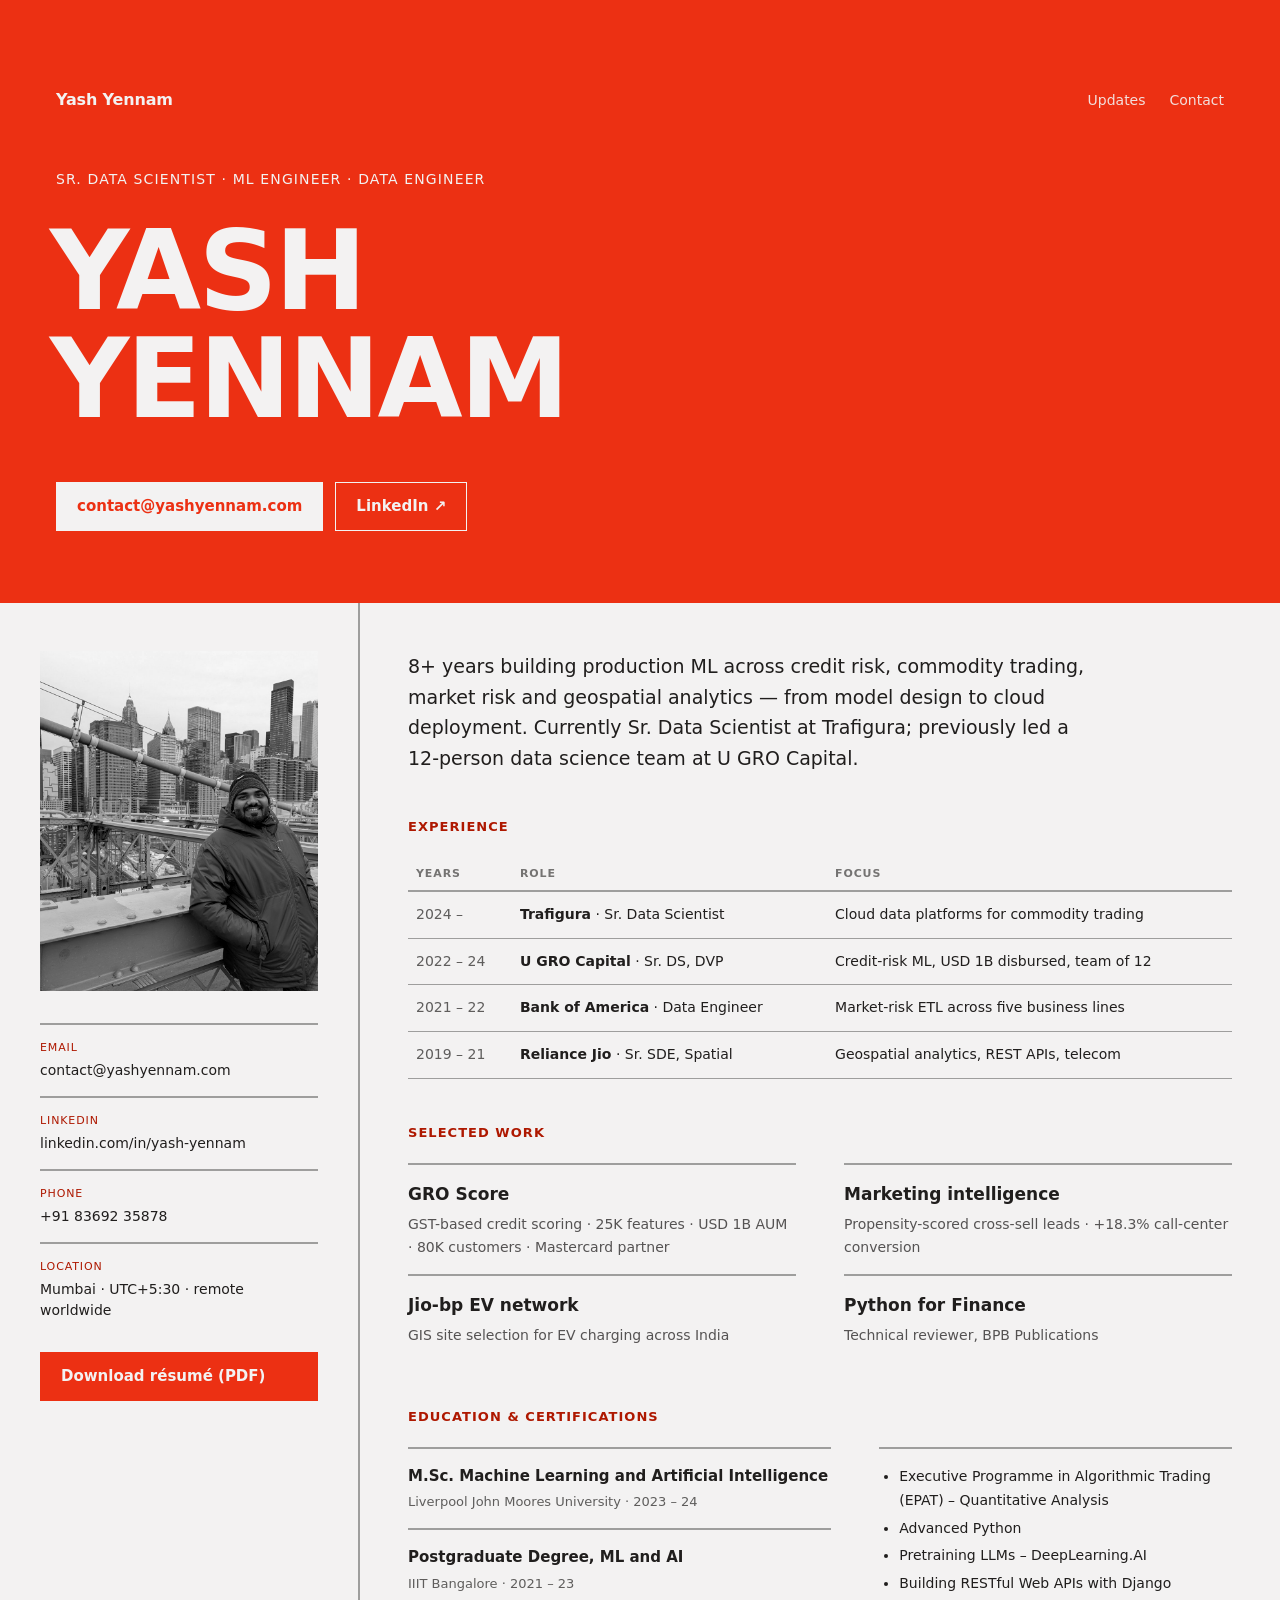
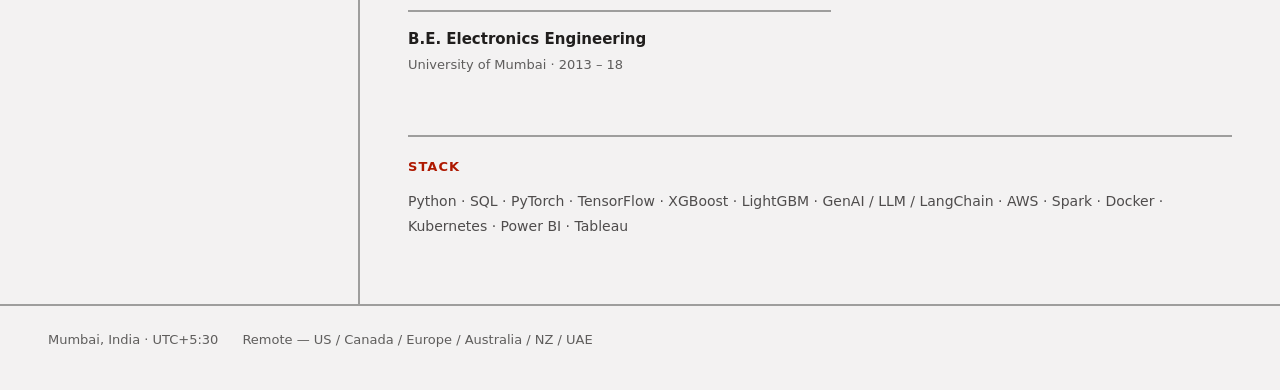
<file: index.html>
<!DOCTYPE html>
<html lang="en">
<head>
<meta charset="UTF-8">
<meta name="viewport" content="width=device-width, initial-scale=1.0">
<title>Yash Yennam — Sr. Data Scientist &amp; ML Engineer</title>
<meta name="description" content="Yash Yennam — Senior Data Scientist, 8+ years shipping ML, data engineering and GenAI in credit risk, commodity trading and geospatial analytics. Mumbai, remote worldwide.">
<meta http-equiv="Content-Security-Policy" content="default-src 'none'; style-src 'self' https://fonts.googleapis.com; font-src https://fonts.gstatic.com; img-src 'self' data:; base-uri 'none'; form-action 'none'; upgrade-insecure-requests">
<meta name="referrer" content="no-referrer">
<link rel="icon" href="data:,">
<link rel="preconnect" href="https://fonts.googleapis.com">
<link rel="stylesheet" href="https://fonts.googleapis.com/css2?family=Archivo:wght@400;600;800&display=swap">
<link rel="stylesheet" href="style.css">
</head>
<body>

<header class="hero">
  <nav class="hero-nav">
    <a class="brand" href="index.html">Yash Yennam</a>
    <div class="links">
      <a class="nav-link" href="updates/index.html">Updates</a>
      <a class="nav-link" href="contact.html">Contact</a>
    </div>
  </nav>
  <p class="hero-kicker">Sr. Data Scientist &middot; ML Engineer &middot; Data Engineer</p>
  <h1 class="hero-name">YASH<br>YENNAM</h1>
  <div class="hero-actions">
    <a class="btn btn-solid" href="mailto:contact@yashyennam.com">contact@yashyennam.com</a>
    <a class="btn btn-outline" href="https://linkedin.com/in/yash-yennam" target="_blank" rel="noopener">LinkedIn &#8599;</a>
  </div>
</header>

<main class="sheet">

  <aside class="rail">
    <div class="rail-photo">
      <img src="assets/headshot.jpg" alt="Yash Yennam" loading="eager">
    </div>
    <nav class="rail-contact">
      <a class="rail-item" href="mailto:contact@yashyennam.com">
        <span class="rail-label">Email</span>contact@yashyennam.com
      </a>
      <a class="rail-item" href="https://linkedin.com/in/yash-yennam" target="_blank" rel="noopener">
        <span class="rail-label">LinkedIn</span>linkedin.com/in/yash-yennam
      </a>
      <a class="rail-item" href="tel:+918369235878">
        <span class="rail-label">Phone</span>+91 83692 35878
      </a>
      <div class="rail-item rail-static">
        <span class="rail-label">Location</span>Mumbai &middot; UTC+5:30 &middot; remote worldwide
      </div>
      <a class="btn btn-accent btn-block" href="assets/Yash-Yennam-Resume.pdf" target="_blank" rel="noopener">Download résumé (PDF)</a>
    </nav>
  </aside>

  <div class="content">

    <p class="lede">8+ years building production ML across credit risk, commodity trading, market risk and
       geospatial analytics &mdash; from model design to cloud deployment. Currently Sr. Data Scientist at
       Trafigura; previously led a 12-person data science team at U GRO Capital.</p>

    <section class="block">
      <h2 class="block-label">Experience</h2>
      <table class="exp-table">
        <thead>
          <tr><th>Years</th><th>Role</th><th>Focus</th></tr>
        </thead>
        <tbody>
          <tr>
            <td class="nowrap">2024 &ndash;</td>
            <td><strong>Trafigura</strong> &middot; Sr. Data Scientist</td>
            <td>Cloud data platforms for commodity trading</td>
          </tr>
          <tr>
            <td class="nowrap">2022 &ndash; 24</td>
            <td><strong>U GRO Capital</strong> &middot; Sr. DS, DVP</td>
            <td>Credit-risk ML, USD 1B disbursed, team of 12</td>
          </tr>
          <tr>
            <td class="nowrap">2021 &ndash; 22</td>
            <td><strong>Bank of America</strong> &middot; Data Engineer</td>
            <td>Market-risk ETL across five business lines</td>
          </tr>
          <tr>
            <td class="nowrap">2019 &ndash; 21</td>
            <td><strong>Reliance Jio</strong> &middot; Sr. SDE, Spatial</td>
            <td>Geospatial analytics, REST APIs, telecom</td>
          </tr>
        </tbody>
      </table>
    </section>

    <section class="block">
      <h2 class="block-label">Selected work</h2>
      <div class="work-grid">
        <div class="work-item">
          <h3>GRO Score</h3>
          <p>GST-based credit scoring &middot; 25K features &middot; USD 1B AUM &middot; 80K customers &middot; Mastercard partner</p>
        </div>
        <div class="work-item">
          <h3>Marketing intelligence</h3>
          <p>Propensity-scored cross-sell leads &middot; +18.3% call-center conversion</p>
        </div>
        <div class="work-item">
          <h3>Jio-bp EV network</h3>
          <p>GIS site selection for EV charging across India</p>
        </div>
        <div class="work-item">
          <h3>Python for Finance</h3>
          <p>Technical reviewer, BPB Publications</p>
        </div>
      </div>
    </section>

    <section class="block">
      <h2 class="block-label">Education &amp; certifications</h2>
      <div class="edu-grid">
        <div>
          <div class="edu-item">
            <strong>M.Sc. Machine Learning and Artificial Intelligence</strong>
            <span>Liverpool John Moores University &middot; 2023 &ndash; 24</span>
          </div>
          <div class="edu-item">
            <strong>Postgraduate Degree, ML and AI</strong>
            <span>IIIT Bangalore &middot; 2021 &ndash; 23</span>
          </div>
          <div class="edu-item">
            <strong>B.E. Electronics Engineering</strong>
            <span>University of Mumbai &middot; 2013 &ndash; 18</span>
          </div>
        </div>
        <ul class="cert-list">
          <li>Executive Programme in Algorithmic Trading (EPAT) &ndash; Quantitative Analysis</li>
          <li>Advanced Python</li>
          <li>Pretraining LLMs &ndash; DeepLearning.AI</li>
          <li>Building RESTful Web APIs with Django</li>
        </ul>
      </div>
    </section>

    <section class="block stack-block">
      <h2 class="block-label">Stack</h2>
      <p class="stack-line">Python &middot; SQL &middot; PyTorch &middot; TensorFlow &middot; XGBoost &middot; LightGBM &middot; GenAI / LLM / LangChain &middot; AWS &middot; Spark &middot; Docker &middot; Kubernetes &middot; Power BI &middot; Tableau</p>
    </section>

  </div>

</main>

<footer class="site-footer">
  <span>Mumbai, India &middot; UTC+5:30</span>
  <span>Remote &mdash; US / Canada / Europe / Australia / NZ / UAE</span>
</footer>

</body>
</html>
</file>
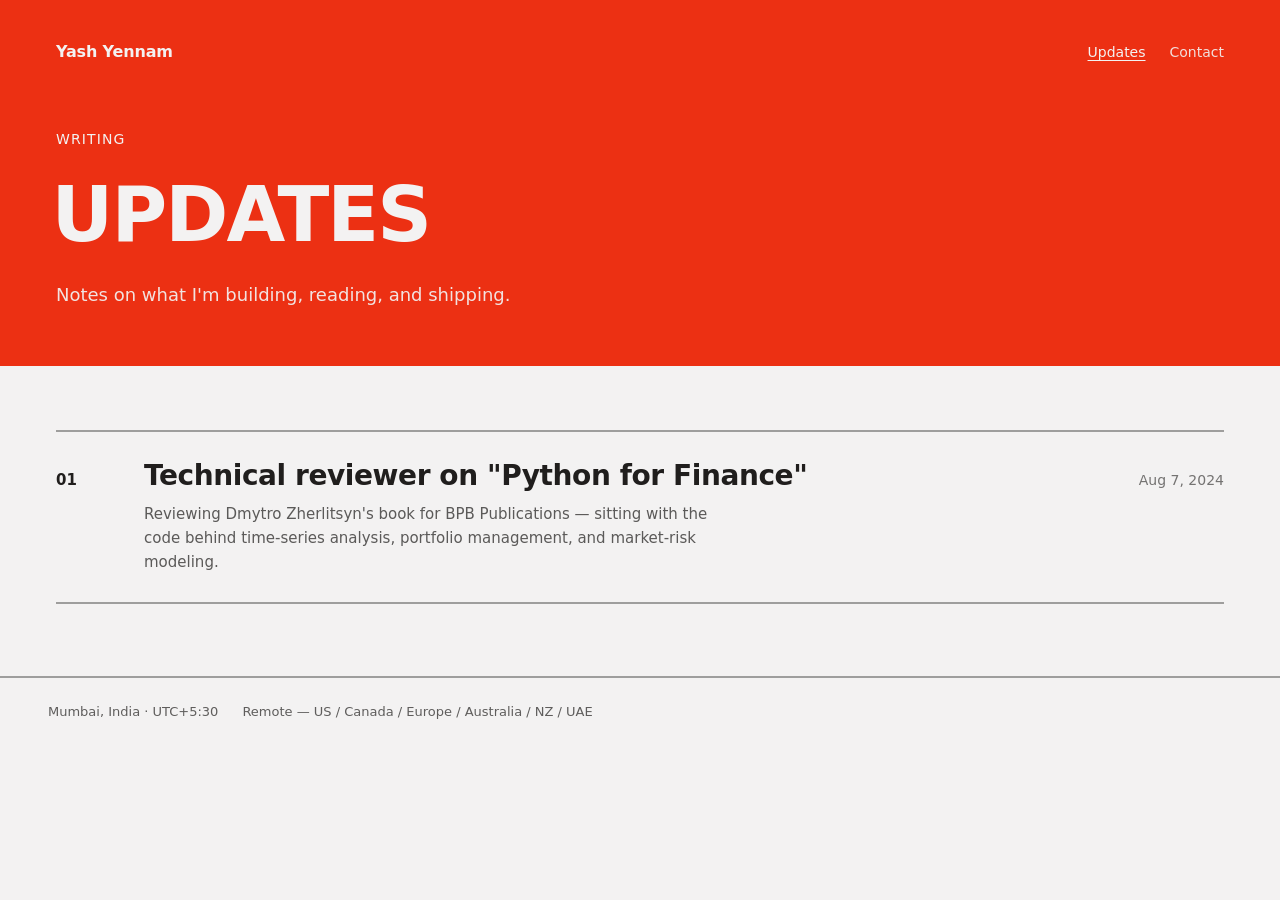
<file: updates/index.html>
<!DOCTYPE html>
<html lang="en">
<head>
<meta charset="UTF-8">
<meta name="viewport" content="width=device-width, initial-scale=1.0">
<title>Updates — Yash Yennam</title>
<meta name="description" content="Notes from Yash Yennam on things being built, read, and shipped — ML systems, credit risk, and data platforms.">
<meta http-equiv="Content-Security-Policy" content="default-src 'none'; style-src 'self' https://fonts.googleapis.com; font-src https://fonts.gstatic.com; img-src 'self' data:; base-uri 'none'; form-action 'none'; upgrade-insecure-requests">
<meta name="referrer" content="no-referrer">
<link rel="icon" href="data:,">
<link rel="preconnect" href="https://fonts.googleapis.com">
<link rel="preconnect" href="https://fonts.gstatic.com" crossorigin>
<link rel="stylesheet" href="https://fonts.googleapis.com/css2?family=Archivo:wght@400;600;800&display=swap">
<link rel="stylesheet" href="../style.css">
</head>
<body>

<header class="hero hero-compact">
  <nav class="hero-nav">
    <a class="brand" href="../index.html">Yash Yennam</a>
    <div class="links">
      <a class="nav-link" href="index.html" aria-current="page">Updates</a>
      <a class="nav-link" href="../contact.html">Contact</a>
    </div>
  </nav>
  <p class="hero-kicker">Writing</p>
  <h1 class="hero-name">UPDATES</h1>
  <p class="hero-lede">Notes on what I'm building, reading, and shipping.</p>
</header>

<main class="updates-list">

  <a class="update-row" href="python-for-finance-technical-reviewer.html">
    <span class="update-index">01</span>
    <span>
      <h2 class="update-title">Technical reviewer on "Python for Finance"</h2>
      <p class="update-teaser">Reviewing Dmytro Zherlitsyn's book for BPB Publications — sitting with the code behind time-series analysis, portfolio management, and market-risk modeling.</p>
    </span>
    <span class="update-date">Aug 7, 2024</span>
  </a>

</main>

<footer class="site-footer">
  <span>Mumbai, India &middot; UTC+5:30</span>
  <span>Remote &mdash; US / Canada / Europe / Australia / NZ / UAE</span>
</footer>

</body>
</html>
</file>
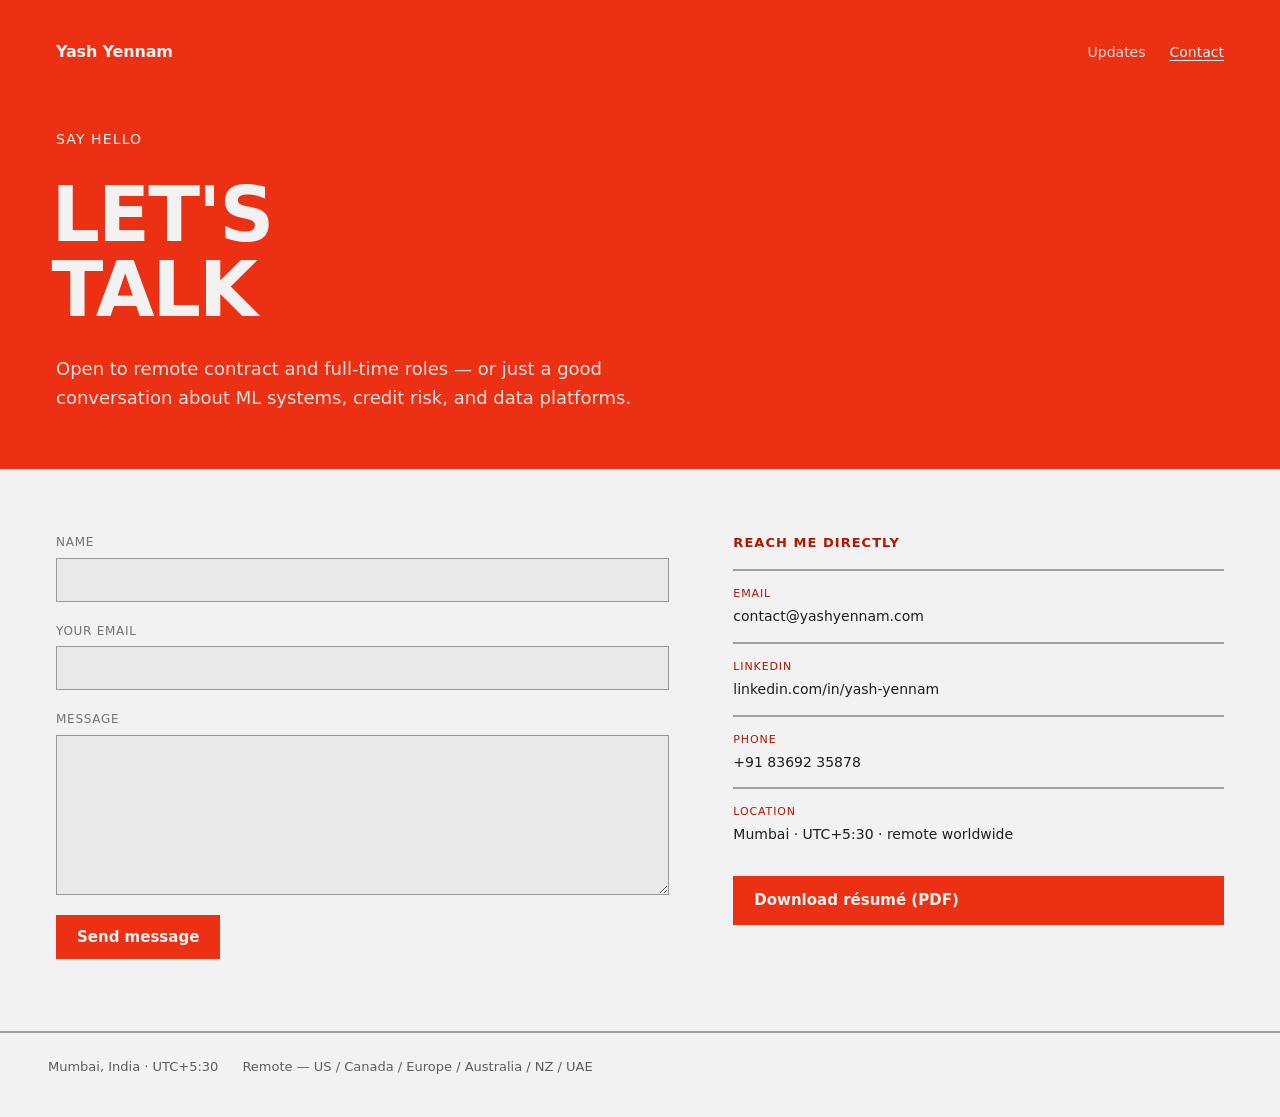
<file: contact.html>
<!DOCTYPE html>
<html lang="en">
<head>
<meta charset="UTF-8">
<meta name="viewport" content="width=device-width, initial-scale=1.0">
<title>Contact — Yash Yennam</title>
<meta name="description" content="Get in touch with Yash Yennam — Senior Data Scientist and ML Engineer, Mumbai. Remote contract and full-time roles.">
<meta http-equiv="Content-Security-Policy" content="default-src 'none'; style-src 'self' https://fonts.googleapis.com; font-src https://fonts.gstatic.com; img-src 'self' data:; script-src 'self'; connect-src https://formspree.io; form-action https://formspree.io; base-uri 'none'; upgrade-insecure-requests">
<meta name="referrer" content="no-referrer">
<link rel="icon" href="data:,">
<link rel="preconnect" href="https://fonts.googleapis.com">
<link rel="preconnect" href="https://fonts.gstatic.com" crossorigin>
<link rel="stylesheet" href="https://fonts.googleapis.com/css2?family=Archivo:wght@400;600;800&display=swap">
<link rel="stylesheet" href="style.css">
</head>
<body>

<header class="hero hero-compact">
  <nav class="hero-nav">
    <a class="brand" href="index.html">Yash Yennam</a>
    <div class="links">
      <a class="nav-link" href="updates/index.html">Updates</a>
      <a class="nav-link" href="contact.html" aria-current="page">Contact</a>
    </div>
  </nav>
  <p class="hero-kicker">Say hello</p>
  <h1 class="hero-name">LET'S<br>TALK</h1>
  <p class="hero-lede">Open to remote contract and full-time roles — or just a good conversation about ML systems, credit risk, and data platforms.</p>
</header>

<main class="contact-wrap">

  <form id="contact-form" action="https://formspree.io/f/xbgrdako" method="POST">
    <div class="field">
      <label for="name">Name</label>
      <input type="text" id="name" name="name" autocomplete="name" required>
    </div>
    <div class="field">
      <label for="email">Your email</label>
      <input type="email" id="email" name="email" autocomplete="email" required>
    </div>
    <div class="field">
      <label for="message">Message</label>
      <textarea id="message" name="message" required></textarea>
    </div>
    <button type="submit" class="btn btn-accent" id="submit-btn">Send message</button>
    <p class="form-status" id="form-status" role="status" aria-live="polite"></p>
  </form>

  <aside class="contact-aside">
    <h2 class="block-label">Reach me directly</h2>
    <div class="rail-contact">
      <a class="rail-item" href="mailto:contact@yashyennam.com">
        <span class="rail-label">Email</span>contact@yashyennam.com
      </a>
      <a class="rail-item" href="https://linkedin.com/in/yash-yennam" target="_blank" rel="noopener">
        <span class="rail-label">LinkedIn</span>linkedin.com/in/yash-yennam
      </a>
      <a class="rail-item" href="tel:+918369235878">
        <span class="rail-label">Phone</span>+91 83692 35878
      </a>
      <div class="rail-item rail-static">
        <span class="rail-label">Location</span>Mumbai &middot; UTC+5:30 &middot; remote worldwide
      </div>
    </div>
    <a class="btn btn-accent btn-block" href="assets/Yash-Yennam-Resume.pdf" target="_blank" rel="noopener">Download résumé (PDF)</a>
  </aside>

</main>

<footer class="site-footer">
  <span>Mumbai, India &middot; UTC+5:30</span>
  <span>Remote &mdash; US / Canada / Europe / Australia / NZ / UAE</span>
</footer>

<script src="contact.js"></script>
</body>
</html>
</file>
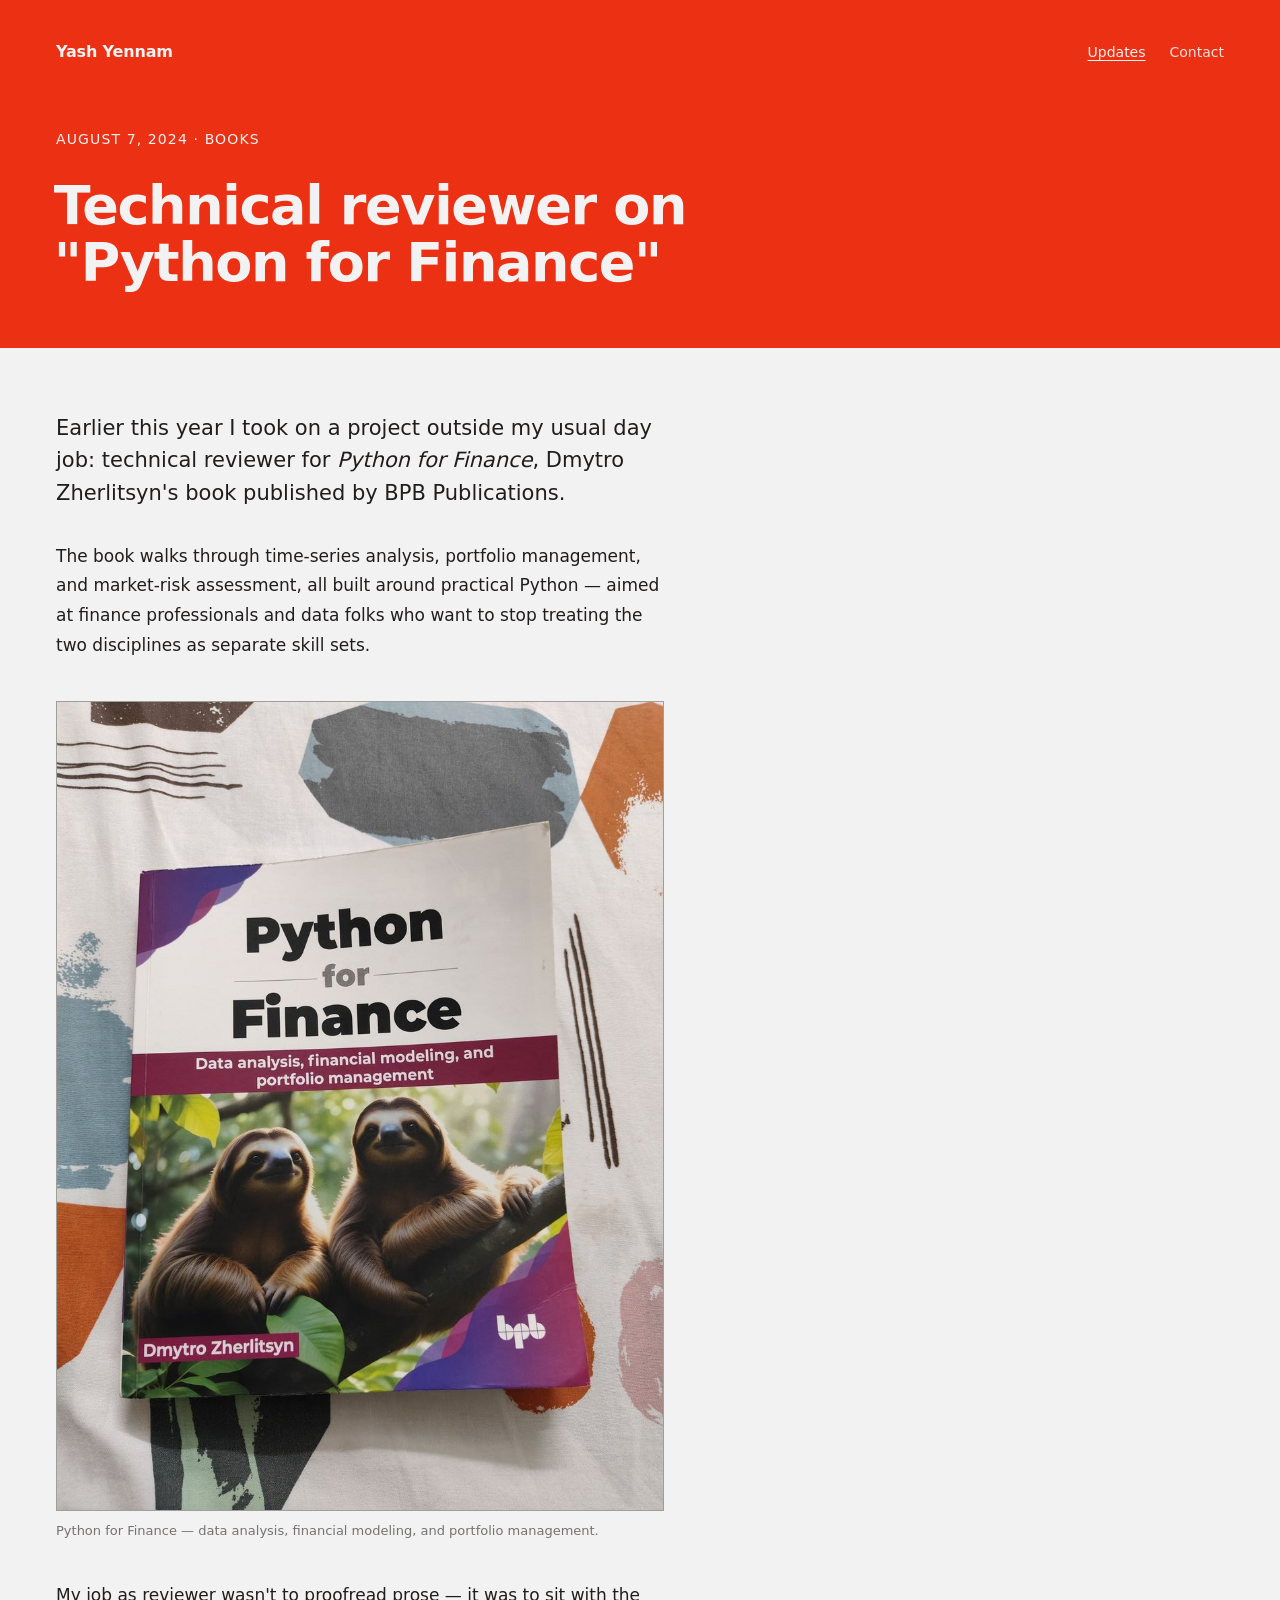
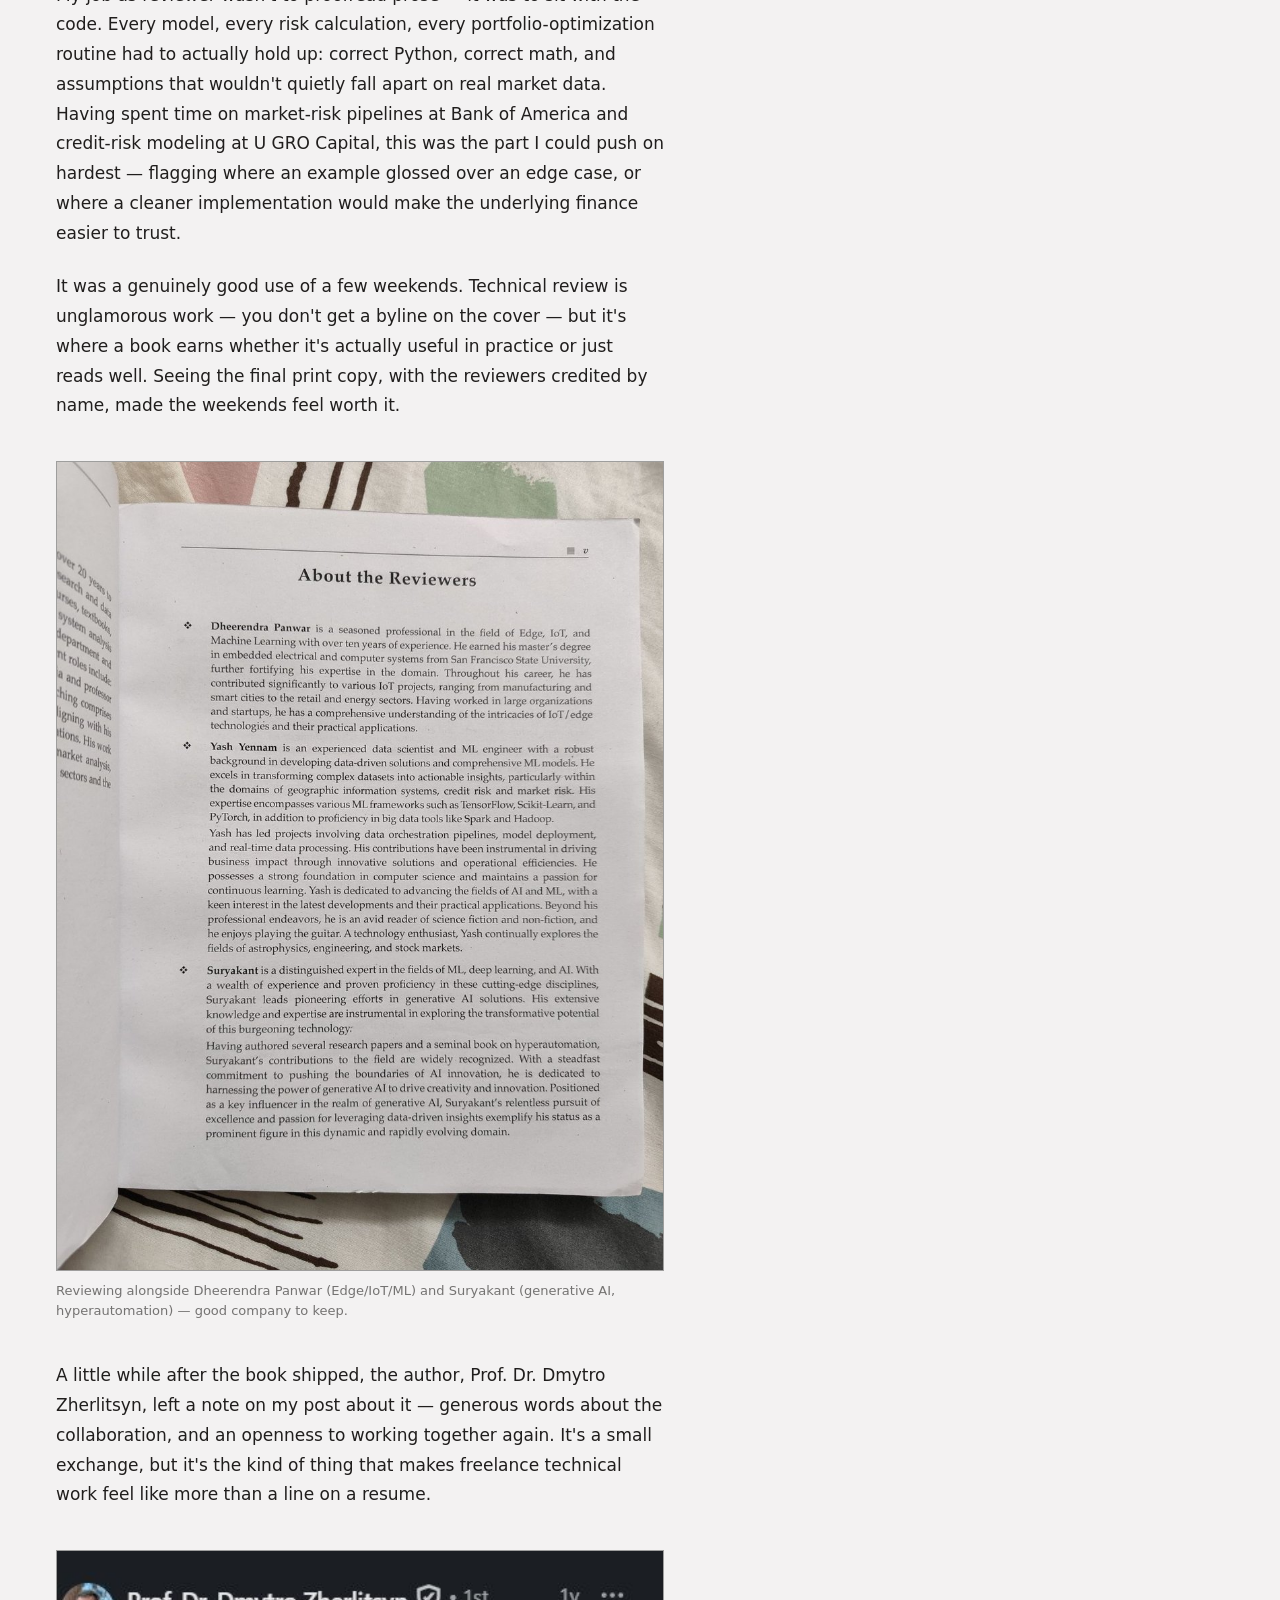
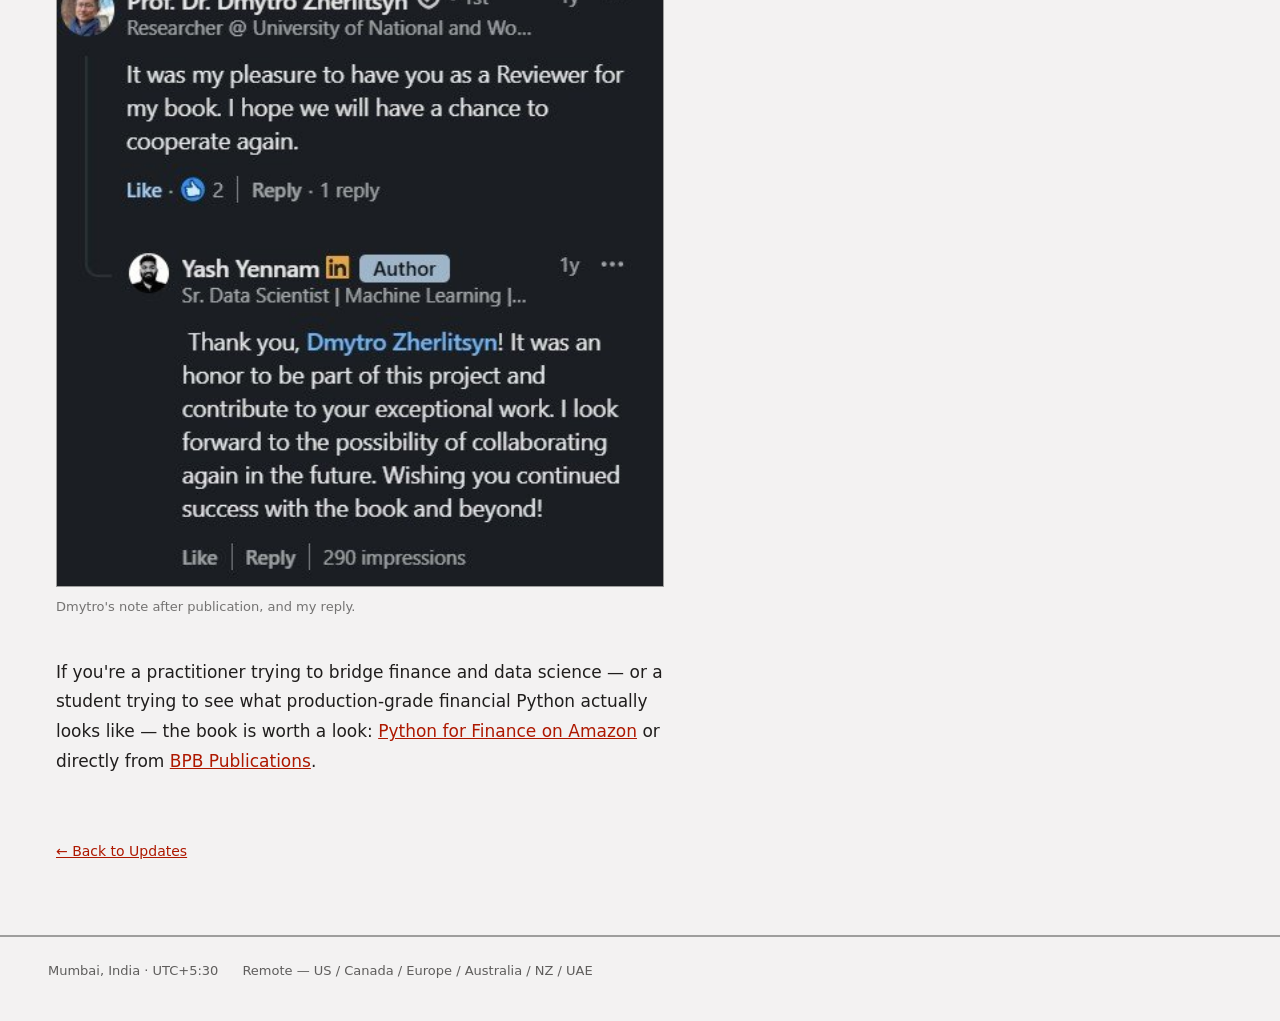
<file: updates/python-for-finance-technical-reviewer.html>
<!DOCTYPE html>
<html lang="en">
<head>
<meta charset="UTF-8">
<meta name="viewport" content="width=device-width, initial-scale=1.0">
<title>Technical reviewer on "Python for Finance" — Yash Yennam</title>
<meta name="description" content="Notes on reviewing Dmytro Zherlitsyn's Python for Finance for BPB Publications — time-series analysis, portfolio management, and market-risk modeling in Python.">
<meta http-equiv="Content-Security-Policy" content="default-src 'none'; style-src 'self' https://fonts.googleapis.com; font-src https://fonts.gstatic.com; img-src 'self' data:; base-uri 'none'; form-action 'none'; upgrade-insecure-requests">
<meta name="referrer" content="no-referrer">
<link rel="icon" href="data:,">
<link rel="preconnect" href="https://fonts.googleapis.com">
<link rel="preconnect" href="https://fonts.gstatic.com" crossorigin>
<link rel="stylesheet" href="https://fonts.googleapis.com/css2?family=Archivo:wght@400;600;800&display=swap">
<link rel="stylesheet" href="../style.css">
</head>
<body>

<header class="hero hero-compact">
  <nav class="hero-nav">
    <a class="brand" href="../index.html">Yash Yennam</a>
    <div class="links">
      <a class="nav-link" href="index.html" aria-current="page">Updates</a>
      <a class="nav-link" href="../contact.html">Contact</a>
    </div>
  </nav>
  <p class="hero-kicker">August 7, 2024 &middot; Books</p>
  <h1 class="hero-post-title">Technical reviewer on "Python for Finance"</h1>
</header>

<article class="post">

  <p class="post-lede">Earlier this year I took on a project outside my usual day job: technical reviewer for
     <em>Python for Finance</em>, Dmytro Zherlitsyn's book published by BPB Publications.</p>

  <p>The book walks through time-series analysis, portfolio management, and market-risk assessment,
     all built around practical Python — aimed at finance professionals and data folks who want to stop
     treating the two disciplines as separate skill sets.</p>

  <figure>
    <img src="../assets/updates/book-cover.jpg" alt="Python for Finance by Dmytro Zherlitsyn, published by BPB Publications">
    <figcaption>Python for Finance — data analysis, financial modeling, and portfolio management.</figcaption>
  </figure>

  <p>My job as reviewer wasn't to proofread prose — it was to sit with the code. Every model, every
     risk calculation, every portfolio-optimization routine had to actually hold up: correct Python,
     correct math, and assumptions that wouldn't quietly fall apart on real market data. Having spent
     time on market-risk pipelines at Bank of America and credit-risk modeling at U GRO Capital, this
     was the part I could push on hardest — flagging where an example glossed over an edge case, or
     where a cleaner implementation would make the underlying finance easier to trust.</p>

  <p>It was a genuinely good use of a few weekends. Technical review is unglamorous work — you don't
     get a byline on the cover — but it's where a book earns whether it's actually useful in practice
     or just reads well. Seeing the final print copy, with the reviewers credited by name, made the
     weekends feel worth it.</p>

  <figure>
    <img src="../assets/updates/about-the-reviewers.jpg" alt="About the Reviewers page from Python for Finance, listing Dheerendra Panwar, Yash Yennam, and Suryakant" loading="lazy">
    <figcaption>Reviewing alongside Dheerendra Panwar (Edge/IoT/ML) and Suryakant (generative AI, hyperautomation) — good company to keep.</figcaption>
  </figure>

  <p>A little while after the book shipped, the author, Prof. Dr. Dmytro Zherlitsyn, left a note on my
     post about it — generous words about the collaboration, and an openness to working together again.
     It's a small exchange, but it's the kind of thing that makes freelance technical work feel like
     more than a line on a resume.</p>

  <figure>
    <img src="../assets/updates/linkedin-reply.jpg" alt="Exchange between Dmytro Zherlitsyn and Yash Yennam about the book collaboration" loading="lazy">
    <figcaption>Dmytro's note after publication, and my reply.</figcaption>
  </figure>

  <p>If you're a practitioner trying to bridge finance and data science — or a student trying to see
     what production-grade financial Python actually looks like — the book is worth a look:
     <a href="https://www.amazon.in/Python-Finance-financial-portfolio-management/dp/9355516894" target="_blank" rel="noopener">Python for Finance on Amazon</a>
     or directly from
     <a href="https://in.bpbonline.com/products/python-for-finance" target="_blank" rel="noopener">BPB Publications</a>.</p>

  <a class="post-back" href="index.html">&larr; Back to Updates</a>
</article>

<footer class="site-footer">
  <span>Mumbai, India &middot; UTC+5:30</span>
  <span>Remote &mdash; US / Canada / Europe / Australia / NZ / UAE</span>
</footer>

</body>
</html>
</file>
<file: style.css>
:root {
  --color-bg: #f3f2f2;
  --color-text: #201e1d;
  --color-accent: #ec3013;
  --color-accent-600: #dd2b0f;
  --color-accent-700: #ae1800;
  --color-divider: rgba(32, 30, 29, 0.4);
  --font: "Archivo", system-ui, sans-serif;
}

* { box-sizing: border-box; }

html { -webkit-font-smoothing: antialiased; }

body {
  margin: 0;
  background: var(--color-bg);
  color: var(--color-text);
  font-family: var(--font);
  font-size: 15px;
  line-height: 1.55;
}

a { color: inherit; }

:focus { outline: none; }
:focus-visible { outline: 2px solid var(--color-accent); outline-offset: 2px; }

/* ---- Buttons ---- */
.btn {
  display: inline-flex;
  align-items: center;
  justify-content: flex-start;
  font-family: var(--font);
  font-weight: 800;
  font-size: 15px;
  text-decoration: none;
  padding: 12px 20px;
  border-radius: 0;
  border: 1px solid transparent;
  cursor: pointer;
}

.btn-solid {
  background: var(--color-bg);
  color: var(--color-accent);
}
.btn-solid:hover { background: var(--color-neutral, #eae7e7); }

.btn-outline {
  background: transparent;
  color: var(--color-bg);
  border-color: var(--color-bg);
}
.btn-outline:hover { background: rgba(243, 242, 242, 0.12); }

.btn-accent {
  background: var(--color-accent);
  color: var(--color-bg);
}
.btn-accent:hover { background: var(--color-accent-600); }
.btn-accent:active { background: var(--color-accent-700); }

.btn-block { width: 100%; margin-top: 16px; justify-content: flex-start; }

/* ---- Hero (poster band, from mockup 1c) ---- */
.hero {
  background: var(--color-accent);
  color: var(--color-bg);
  padding: 88px 56px 72px;
}

.hero-kicker {
  font-size: 14px;
  text-transform: uppercase;
  letter-spacing: 0.08em;
  margin: 0 0 28px;
}

.hero-name {
  font-family: var(--font);
  font-weight: 800;
  font-size: 110px;
  line-height: 0.98;
  letter-spacing: -0.025em;
  margin: 0 0 0 -0.058em;
  color: var(--color-bg);
}

.hero-actions {
  display: flex;
  gap: 12px;
  flex-wrap: wrap;
  margin-top: 48px;
}

/* ---- Sheet body (index-card layout, from mockup 1b) ---- */
.sheet {
  display: grid;
  grid-template-columns: 360px 1fr;
}

.rail {
  border-right: 2px solid var(--color-divider);
  padding: 48px 40px;
  display: flex;
  flex-direction: column;
  gap: 32px;
}

.rail-photo {
  width: 100%;
  height: 340px;
  overflow: hidden;
  filter: grayscale(1) contrast(1.08);
  background: var(--color-text);
}

.rail-photo img {
  width: 100%;
  height: 100%;
  object-fit: cover;
  object-position: center 30%;
  display: block;
}

.rail-contact {
  display: flex;
  flex-direction: column;
}

.rail-item {
  display: block;
  padding: 14px 0;
  border-top: 2px solid var(--color-divider);
  font-size: 14px;
  text-decoration: none;
  color: var(--color-text);
}

.rail-label {
  display: block;
  font-size: 11px;
  letter-spacing: 0.08em;
  text-transform: uppercase;
  color: var(--color-accent-700);
  margin-bottom: 4px;
}

.rail-static { cursor: default; }

.content {
  padding: 48px 48px 64px;
  min-width: 0;
}

.lede {
  font-size: 19px;
  line-height: 1.6;
  max-width: 56ch;
  margin: 0;
}

.block { margin-top: 44px; }

.block-label {
  display: block;
  font-family: var(--font);
  font-size: 13px;
  font-weight: 800;
  letter-spacing: 0.08em;
  text-transform: uppercase;
  color: var(--color-accent-700);
  margin: 0 0 20px;
}

/* ---- Experience table ---- */
.exp-table {
  width: 100%;
  border-collapse: collapse;
  font-size: 14px;
}

.exp-table th {
  text-align: left;
  font-size: 11px;
  letter-spacing: 0.08em;
  text-transform: uppercase;
  color: rgba(32, 30, 29, 0.6);
  padding: 8px;
  border-bottom: 2px solid var(--color-divider);
}

.exp-table td {
  padding: 12px 8px;
  border-bottom: 1px solid var(--color-divider);
  vertical-align: baseline;
}

.exp-table .nowrap { white-space: nowrap; color: rgba(32, 30, 29, 0.7); }

/* ---- Selected work grid ---- */
.work-grid {
  display: grid;
  grid-template-columns: 1fr 1fr;
  gap: 0 48px;
}

.work-item {
  padding: 16px 0;
  border-top: 2px solid var(--color-divider);
}

.work-item h3 {
  font-family: var(--font);
  font-weight: 800;
  font-size: 17px;
  margin: 0 0 6px;
}

.work-item p {
  font-size: 14px;
  line-height: 1.6;
  margin: 0;
  color: rgba(32, 30, 29, 0.75);
}

/* ---- Education / certifications ---- */
.edu-grid {
  display: grid;
  grid-template-columns: 1.2fr 1fr;
  gap: 0 48px;
}

.edu-item {
  display: flex;
  flex-direction: column;
  gap: 4px;
  padding: 16px 0;
  border-top: 2px solid var(--color-divider);
}

.edu-item span {
  font-size: 13px;
  color: rgba(32, 30, 29, 0.7);
}

.cert-list {
  margin: 0;
  padding: 16px 0 0 20px;
  border-top: 2px solid var(--color-divider);
  font-size: 14px;
  line-height: 1.7;
}

.cert-list li { margin-bottom: 4px; }

/* ---- Stack ---- */
.stack-block { padding-top: 20px; border-top: 2px solid var(--color-divider); }
.stack-block .block-label { margin-bottom: 12px; }

.stack-line {
  font-size: 14px;
  line-height: 1.8;
  margin: 0;
  color: rgba(32, 30, 29, 0.78);
}

/* ---- Footer ---- */
.site-footer {
  display: flex;
  gap: 24px;
  flex-wrap: wrap;
  padding: 24px 48px 40px;
  font-size: 13px;
  color: rgba(32, 30, 29, 0.7);
  border-top: 2px solid var(--color-divider);
}

/* ---- Nav (inside poster hero) ---- */
.hero-nav {
  display: flex;
  align-items: center;
  justify-content: space-between;
  margin-bottom: 56px;
}

.hero-nav .brand {
  font-family: var(--font);
  font-weight: 800;
  font-size: 16px;
  color: var(--color-bg);
  text-decoration: none;
  letter-spacing: -0.01em;
}

.hero-nav .links { display: flex; gap: 24px; }

.hero-nav .nav-link {
  font-size: 14px;
  color: var(--color-bg);
  text-decoration: none;
  opacity: 0.9;
}
.hero-nav .nav-link:hover { opacity: 1; text-decoration: underline; text-underline-offset: 3px; }

/* ---- Compact poster band (interior pages) ---- */
.hero-compact { padding: 40px 56px 56px; }

.hero-compact .hero-nav { margin-bottom: 64px; }

.hero-compact .hero-name {
  font-size: 76px;
}

.hero-lede {
  font-size: 18px;
  line-height: 1.6;
  color: var(--color-bg);
  opacity: 0.92;
  max-width: 52ch;
  margin: 28px 0 0;
}

/* Post title sits in the band instead of the display name */
.hero-post-title {
  font-family: var(--font);
  font-weight: 800;
  font-size: 54px;
  line-height: 1.05;
  letter-spacing: -0.025em;
  margin: 0 0 0 -0.04em;
  color: var(--color-bg);
  max-width: 20ch;
}

.hero-nav .nav-link[aria-current="page"] {
  opacity: 1;
  text-decoration: underline;
  text-underline-offset: 3px;
}

/* ---- Contact form ---- */
.contact-wrap {
  display: grid;
  grid-template-columns: minmax(0, 5fr) minmax(0, 4fr);
  gap: 64px;
  padding: 64px 56px 72px;
  align-items: start;
}

.contact-aside .block-label { margin-bottom: 16px; }

.contact-aside .rail-item:first-of-type { border-top: 2px solid var(--color-divider); }

.contact-aside p {
  font-size: 15px;
  line-height: 1.7;
  color: rgba(32, 30, 29, 0.7);
  margin: 0 0 24px;
}

.field { margin-bottom: 20px; display: flex; flex-direction: column; gap: 6px; }

.field label {
  font-size: 12px;
  letter-spacing: 0.06em;
  text-transform: uppercase;
  color: rgba(32, 30, 29, 0.6);
}

.field input,
.field textarea {
  font-family: var(--font);
  font-size: 15px;
  padding: 12px 14px;
  border: 1px solid var(--color-divider);
  background: #eae9e9;
  color: var(--color-text);
  border-radius: 0;
}

.field textarea { min-height: 160px; resize: vertical; }

.field input:focus-visible,
.field textarea:focus-visible {
  outline: 2px solid var(--color-accent);
  outline-offset: 0;
  border-color: var(--color-accent);
}

.form-note { font-size: 13px; color: rgba(32, 30, 29, 0.6); margin-top: 16px; }

.form-status {
  font-size: 14px;
  line-height: 1.5;
  margin-top: 16px;
  padding: 12px 14px;
  border: 1px solid var(--color-divider);
  display: none;
}
.form-status.visible { display: block; }
.form-status.pending { color: rgba(32, 30, 29, 0.7); }
.form-status.ok { border-color: var(--color-accent); color: var(--color-accent-700); }
.form-status.err { border-color: var(--color-accent); background: #fff2ef; color: var(--color-accent-800); }

#submit-btn:disabled { opacity: 0.5; cursor: not-allowed; }

/* ---- Updates list ---- */
.updates-list { padding: 64px 56px 72px; }

.update-row {
  display: grid;
  grid-template-columns: 56px 1fr auto;
  gap: 32px;
  padding: 28px 0;
  border-top: 2px solid var(--color-divider);
  text-decoration: none;
  color: var(--color-text);
  align-items: baseline;
}
.update-row:last-of-type { border-bottom: 2px solid var(--color-divider); }

.update-index {
  font-family: var(--font);
  font-weight: 800;
  font-size: 15px;
}

.update-date {
  font-size: 14px;
  color: rgba(32, 30, 29, 0.6);
  white-space: nowrap;
  font-feature-settings: 'tnum' 1;
}

.update-title {
  font-family: var(--font);
  font-weight: 800;
  font-size: 28px;
  line-height: 1.15;
  letter-spacing: -0.015em;
  margin: 0 0 10px;
}

.update-teaser {
  font-size: 15px;
  line-height: 1.6;
  color: rgba(32, 30, 29, 0.72);
  margin: 0;
  max-width: 62ch;
}

.update-row:hover .update-title { color: var(--color-accent-700); }

/* ---- Blog post ---- */
.post { padding: 64px 56px 72px; max-width: 720px; }

.post-lede {
  font-size: 21px !important;
  line-height: 1.55 !important;
  color: var(--color-text);
  margin-bottom: 32px !important;
}

.post p { font-size: 17px; line-height: 1.75; margin: 0 0 24px; max-width: 68ch; }
.post a { color: var(--color-accent-700); }
.post a:hover { color: var(--color-accent); }

.post figure { margin: 40px 0; }
.post figure img { width: 100%; border: 1px solid var(--color-divider); display: block; }
.post figcaption { font-size: 13px; color: rgba(32, 30, 29, 0.6); margin-top: 10px; }

.post-back { display: inline-block; margin-top: 40px; font-size: 14px; }

/* ---- Responsive ---- */
@media (max-width: 860px) {
  .hero { padding: 56px 24px 48px; }
  .hero-name { font-size: clamp(48px, 16vw, 90px); }

  .sheet { grid-template-columns: 1fr; }

  .rail {
    border-right: none;
    border-bottom: 2px solid var(--color-divider);
    padding: 32px 24px;
  }

  .content { padding: 32px 24px 48px; }

  .work-grid,
  .edu-grid { grid-template-columns: 1fr; }

  .edu-item,
  .cert-list { border-top: 2px solid var(--color-divider); }

  .exp-table thead { display: none; }

  .exp-table tr {
    display: flex;
    flex-direction: column;
    padding: 12px 0;
    border-bottom: 1px solid var(--color-divider);
  }

  .exp-table td { border-bottom: none; padding: 2px 0; }

  .site-footer { padding: 24px 24px 32px; }

  .hero-compact { padding: 28px 24px 40px; }
  .hero-compact .hero-nav { margin-bottom: 40px; }
  .hero-compact .hero-name { font-size: clamp(44px, 15vw, 76px); }
  .hero-post-title { font-size: clamp(28px, 9vw, 54px); max-width: none; }
  .hero-lede { font-size: 16px; }

  .contact-wrap {
    grid-template-columns: 1fr;
    gap: 40px;
    padding: 40px 24px 56px;
  }

  .updates-list { padding: 40px 24px 56px; }
  .update-row { grid-template-columns: 40px 1fr; gap: 16px; }
  .update-date { grid-column: 2; }

  .post { padding: 40px 24px 56px; }
  .post-lede { font-size: 18px !important; }
  .post p { font-size: 16px; }
  .post figure { margin: 32px 0; }
}
</file>
